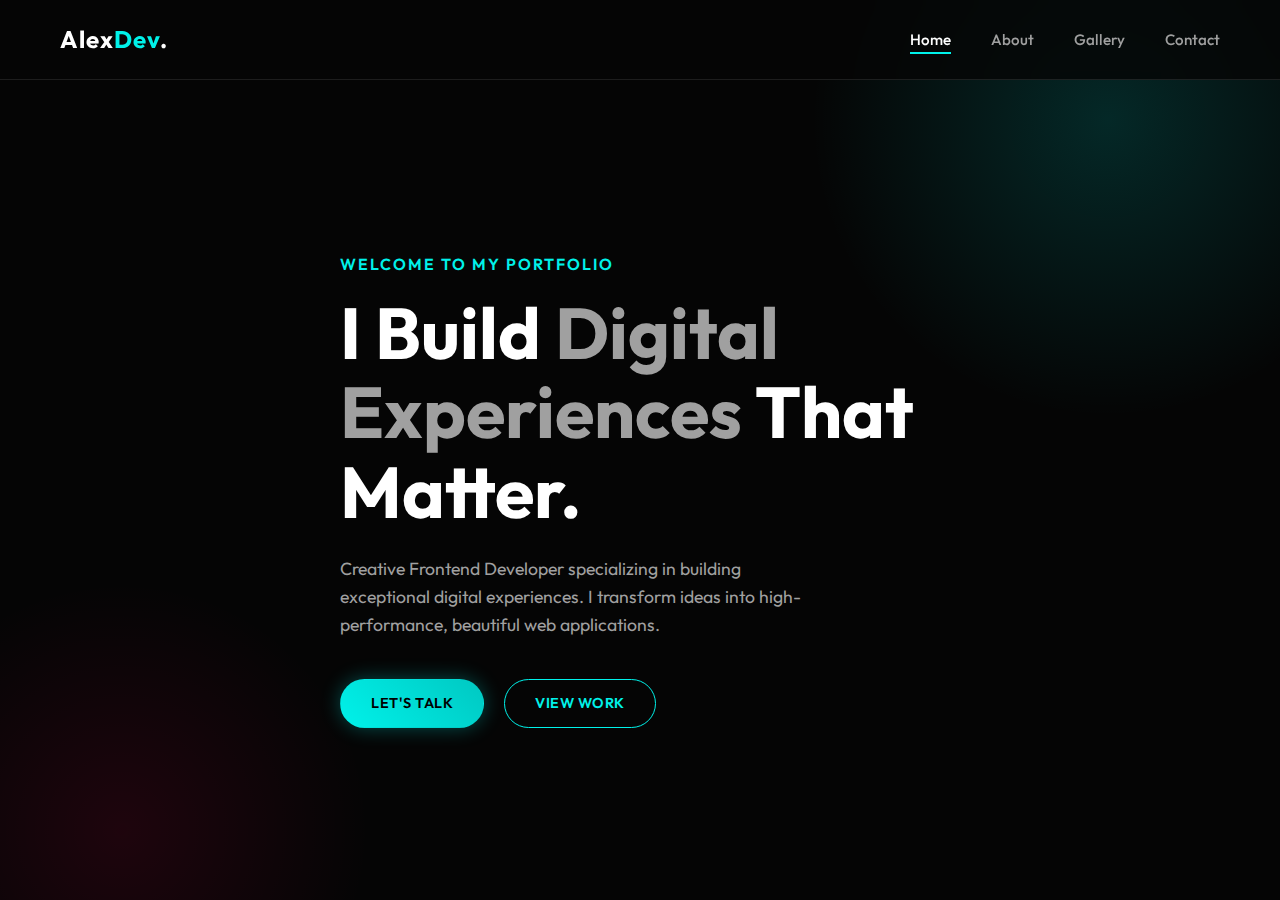
<file: index.html>
<!DOCTYPE html>
<html lang="en">

<head>
    <meta charset="UTF-8">
    <meta name="viewport" content="width=device-width, initial-scale=1.0">
    <title>AlexDev | Creative Developer Portfolio</title>
    <link rel="stylesheet" href="https://cdnjs.cloudflare.com/ajax/libs/font-awesome/6.4.0/css/all.min.css">
    <link rel="stylesheet" href="css/style.css">
</head>

<body>
    <!-- Navigation -->
    <nav class="navbar">
        <div class="container">
            <a href="index.html" class="logo">Alex<span>Dev</span>.</a>
            <ul class="nav-links">
                <li><a href="index.html" class="active">Home</a></li>
                <li><a href="about/index.html">About</a></li>
                <li><a href="gallery/index.html">Gallery</a></li>
                <li><a href="contact/index.html">Contact</a></li>
            </ul>

            <div class="hamburger">
                <span class="bar"></span>
                <span class="bar"></span>
                <span class="bar"></span>
            </div>
        </div>
    </nav>

    <!-- Hero Section -->
    <section class="hero">
        <div class="container">
            <div class="hero-content">
                <span class="hero-subtitle">Welcome to my portfolio</span>
                <h1 class="hero-title">I Build <span>Digital Experiences</span> That Matter.</h1>
                <p class="hero-description">
                    Creative Frontend Developer specializing in building exceptional digital experiences.
                    I transform ideas into high-performance, beautiful web applications.
                </p>
                <div class="hero-buttons">
                    <a href="contact/index.html" class="btn btn-primary">Let's Talk</a>
                    <a href="about/index.html" class="btn btn-outline">View Work</a>
                </div>
            </div>
        </div>
    </section>

    <script src="js/main.js"></script>
</body>

</html>
</file>
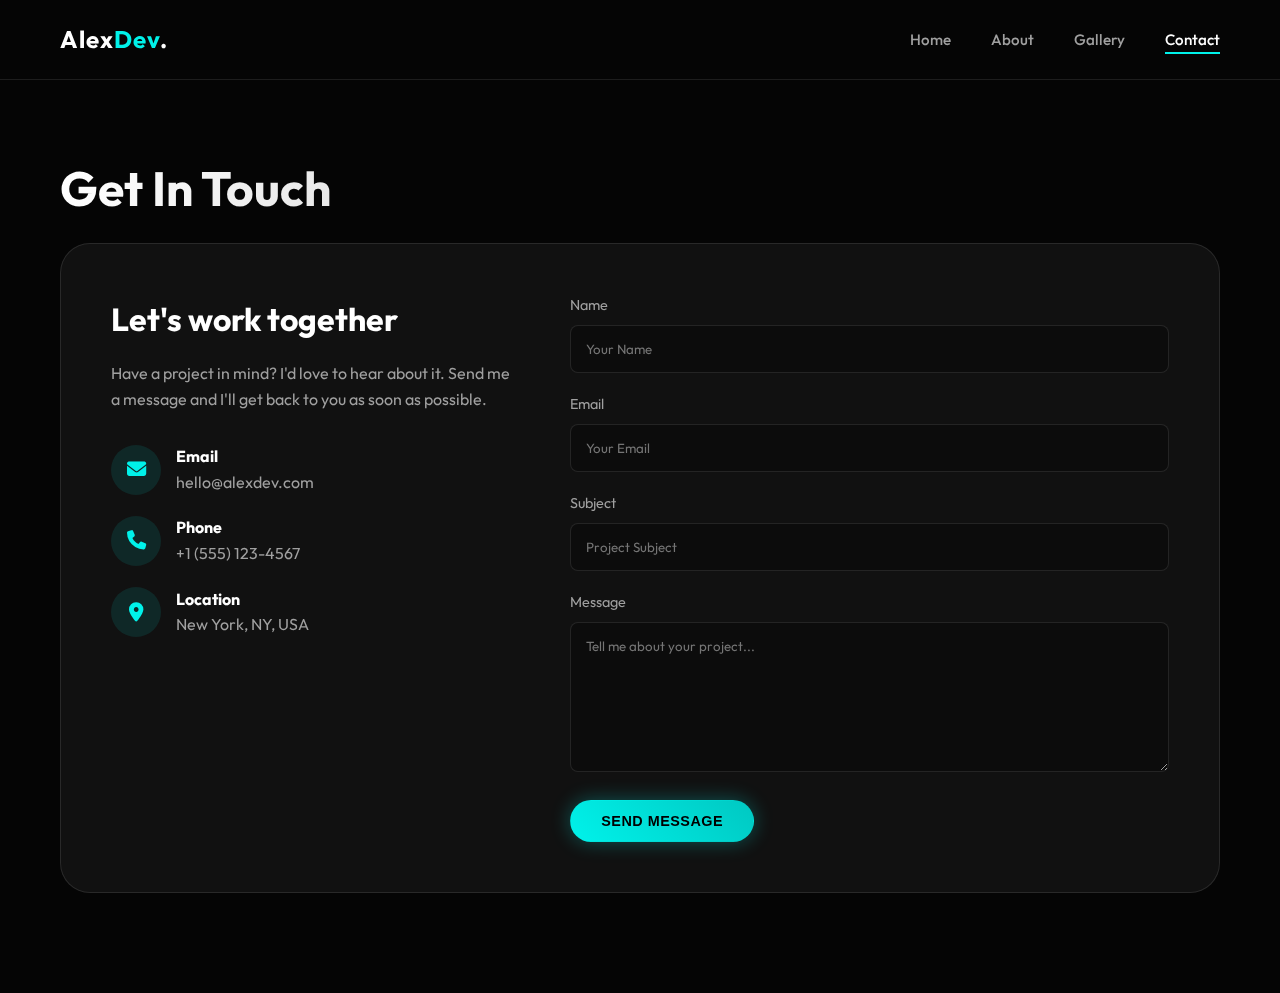
<file: contact/index.html>
<!DOCTYPE html>
<html lang="en">

<head>
    <meta charset="UTF-8">
    <meta name="viewport" content="width=device-width, initial-scale=1.0">
    <title>Contact Us | AlexDev</title>
    <link rel="stylesheet" href="https://cdnjs.cloudflare.com/ajax/libs/font-awesome/6.4.0/css/all.min.css">
    <link rel="stylesheet" href="../css/style.css">
</head>

<body>
    <!-- Navigation -->
    <nav class="navbar">
        <div class="container">
            <a href="../index.html" class="logo">Alex<span>Dev</span>.</a>
            <ul class="nav-links">
                <li><a href="../index.html">Home</a></li>
                <li><a href="../about/index.html">About</a></li>
                <li><a href="../gallery/index.html">Gallery</a></li>
                <li><a href="index.html" class="active">Contact</a></li>
            </ul>
            <div class="hamburger">
                <span class="bar"></span>
                <span class="bar"></span>
                <span class="bar"></span>
            </div>
        </div>
    </nav>

    <!-- Contact Section -->
    <section class="contact-section">
        <div class="container">
            <h2 class="section-title">Get In Touch</h2>
            <div class="contact-container">
                <div class="contact-info">
                    <h3>Let's work together</h3>
                    <p>Have a project in mind? I'd love to hear about it. Send me a message and I'll get back to you as
                        soon as possible.</p>

                    <div class="info-item">
                        <div class="info-icon">
                            <i class="fas fa-envelope"></i>
                        </div>
                        <div>
                            <h4>Email</h4>
                            <p style="margin:0; color: var(--text-muted);">hello@alexdev.com</p>
                        </div>
                    </div>

                    <div class="info-item">
                        <div class="info-icon">
                            <i class="fas fa-phone"></i>
                        </div>
                        <div>
                            <h4>Phone</h4>
                            <p style="margin:0; color: var(--text-muted);">+1 (555) 123-4567</p>
                        </div>
                    </div>

                    <div class="info-item">
                        <div class="info-icon">
                            <i class="fas fa-map-marker-alt"></i>
                        </div>
                        <div>
                            <h4>Location</h4>
                            <p style="margin:0; color: var(--text-muted);">New York, NY, USA</p>
                        </div>
                    </div>
                </div>

                <div class="contact-form">
                    <form>
                        <div class="form-group">
                            <label for="name">Name</label>
                            <input type="text" id="name" class="form-control" placeholder="Your Name">
                        </div>
                        <div class="form-group">
                            <label for="email">Email</label>
                            <input type="email" id="email" class="form-control" placeholder="Your Email">
                        </div>
                        <div class="form-group">
                            <label for="subject">Subject</label>
                            <input type="text" id="subject" class="form-control" placeholder="Project Subject">
                        </div>
                        <div class="form-group">
                            <label for="message">Message</label>
                            <textarea id="message" class="form-control"
                                placeholder="Tell me about your project..."></textarea>
                        </div>
                        <button type="submit" class="btn btn-primary">Send Message</button>
                    </form>
                </div>
            </div>
        </div>
    </section>

    <script src="../js/main.js"></script>
</body>

</html>
</file>
<file: css/style.css>
/* Global Styles & Variables */
@import url('https://fonts.googleapis.com/css2?family=Outfit:wght@300;400;600;700&display=swap');

:root {
    --bg-color: #050505;
    --card-bg: rgba(255, 255, 255, 0.05);
    --text-color: #ffffff;
    --text-muted: #a0a0a0;
    --primary-color: #00f2ea;
    --secondary-color: #ff0055;
    --glass-border: rgba(255, 255, 255, 0.1);
    --transition: all 0.3s cubic-bezier(0.4, 0, 0.2, 1);
    --container-width: 1200px;
    --nav-height: 80px;
}

* {
    margin: 0;
    padding: 0;
    box-sizing: border-box;
}

body {
    font-family: 'Outfit', sans-serif;
    background-color: var(--bg-color);
    color: var(--text-color);
    line-height: 1.6;
    overflow-x: hidden;
}

a {
    text-decoration: none;
    color: inherit;
    transition: var(--transition);
}

ul {
    list-style: none;
}

img {
    max-width: 100%;
    display: block;
}

/* Utilities */
.container {
    max-width: var(--container-width);
    margin: 0 auto;
    padding: 0 20px;
}

.btn {
    display: inline-block;
    padding: 12px 30px;
    border-radius: 50px;
    font-weight: 600;
    letter-spacing: 0.5px;
    text-transform: uppercase;
    font-size: 0.9rem;
    cursor: pointer;
    border: 1px solid transparent;
    transition: var(--transition);
}

.btn-primary {
    background: linear-gradient(45deg, var(--primary-color), #00c8c2);
    color: #000;
    box-shadow: 0 0 20px rgba(0, 242, 234, 0.3);
}

.btn-primary:hover {
    transform: translateY(-2px);
    box-shadow: 0 0 30px rgba(0, 242, 234, 0.5);
}

.btn-outline {
    background: transparent;
    border-color: var(--primary-color);
    color: var(--primary-color);
}

.btn-outline:hover {
    background: rgba(0, 242, 234, 0.1);
    transform: translateY(-2px);
}

.section-title {
    font-size: 3rem;
    font-weight: 700;
    margin-bottom: 1rem;
    background: linear-gradient(to right, #fff, var(--text-muted));
    -webkit-background-clip: text;
    -webkit-text-fill-color: transparent;
}

/* Navigation */
.navbar {
    height: var(--nav-height);
    display: flex;
    align-items: center;
    position: fixed;
    top: 0;
    left: 0;
    width: 100%;
    z-index: 1000;
    background: rgba(5, 5, 5, 0.8);
    backdrop-filter: blur(10px);
    border-bottom: 1px solid var(--glass-border);
}

.navbar .container {
    display: flex;
    justify-content: space-between;
    align-items: center;
    width: 100%;
}

.logo {
    font-size: 1.5rem;
    font-weight: 700;
    color: var(--text-color);
    letter-spacing: 1px;
}

.logo span {
    color: var(--primary-color);
}

.nav-links {
    display: flex;
    gap: 40px;
}

.nav-links a {
    font-size: 0.95rem;
    font-weight: 500;
    color: var(--text-muted);
    position: relative;
}

.nav-links a:hover,
.nav-links a.active {
    color: var(--text-color);
}

.nav-links a::after {
    content: '';
    position: absolute;
    bottom: -5px;
    left: 0;
    width: 0;
    height: 2px;
    background: var(--primary-color);
    transition: var(--transition);
}

.nav-links a:hover::after,
.nav-links a.active::after {
    width: 100%;
}

.hamburger {
    display: none;
    cursor: pointer;
}

.bar {
    display: block;
    width: 25px;
    height: 3px;
    margin: 5px auto;
    transition: all 0.3s ease-in-out;
    background-color: var(--text-color);
}

/* Hero Section */
.hero {
    height: 100vh;
    display: flex;
    align-items: center;
    position: relative;
    padding-top: var(--nav-height);
    overflow: hidden;
}

.hero::before {
    content: '';
    position: absolute;
    top: -20%;
    right: -10%;
    width: 600px;
    height: 600px;
    background: radial-gradient(circle, rgba(0, 242, 234, 0.15) 0%, rgba(0, 0, 0, 0) 70%);
    border-radius: 50%;
    z-index: -1;
}

.hero::after {
    content: '';
    position: absolute;
    bottom: -20%;
    left: -10%;
    width: 500px;
    height: 500px;
    background: radial-gradient(circle, rgba(255, 0, 85, 0.1) 0%, rgba(0, 0, 0, 0) 70%);
    border-radius: 50%;
    z-index: -1;
}

.hero-content {
    max-width: 600px;
}

.hero-subtitle {
    color: var(--primary-color);
    font-weight: 600;
    margin-bottom: 1rem;
    display: block;
    letter-spacing: 2px;
    text-transform: uppercase;
}

.hero-title {
    font-size: 4.5rem;
    line-height: 1.1;
    margin-bottom: 1.5rem;
    font-weight: 700;
}

.hero-title span {
    color: var(--text-muted);
}

.hero-description {
    font-size: 1.1rem;
    color: var(--text-muted);
    margin-bottom: 2.5rem;
    max-width: 480px;
}

.hero-buttons {
    display: flex;
    gap: 20px;
}

/* About Page Styles */
.about-section {
    padding: 150px 0 100px;
    min-height: 100vh;
}

.about-grid {
    display: grid;
    grid-template-columns: 1fr 1fr;
    gap: 60px;
    align-items: center;
}

.about-image {
    position: relative;
    border-radius: 20px;
    overflow: hidden;
    aspect-ratio: 1/1;
    background: var(--card-bg);
    border: 1px solid var(--glass-border);
}

.about-image img {
    width: 100%;
    height: 100%;
    object-fit: cover;
    opacity: 0.8;
    transition: var(--transition);
}

.about-image:hover img {
    opacity: 1;
    transform: scale(1.05);
}

.skills-grid {
    display: grid;
    grid-template-columns: repeat(auto-fit, minmax(120px, 1fr));
    gap: 20px;
    margin-top: 30px;
}

.skill-card {
    background: var(--card-bg);
    border: 1px solid var(--glass-border);
    padding: 20px;
    border-radius: 12px;
    text-align: center;
    transition: var(--transition);
}

.skill-card:hover {
    transform: translateY(-5px);
    border-color: var(--primary-color);
    box-shadow: 0 10px 30px rgba(0, 0, 0, 0.2);
}

.skill-card i {
    font-size: 2rem;
    color: var(--primary-color);
    margin-bottom: 10px;
}

/* Contact Page Styles */
.contact-section {
    padding: 150px 0 100px;
    min-height: 100vh;
}

.contact-container {
    display: grid;
    grid-template-columns: 1fr 1.5fr;
    gap: 60px;
    background: var(--card-bg);
    border: 1px solid var(--glass-border);
    border-radius: 30px;
    padding: 50px;
    backdrop-filter: blur(20px);
}

.contact-info h3 {
    font-size: 2rem;
    margin-bottom: 1rem;
}

.contact-info p {
    color: var(--text-muted);
    margin-bottom: 2rem;
}

.info-item {
    display: flex;
    align-items: center;
    gap: 15px;
    margin-bottom: 20px;
}

.info-icon {
    width: 50px;
    height: 50px;
    border-radius: 50%;
    background: rgba(0, 242, 234, 0.1);
    display: flex;
    align-items: center;
    justify-content: center;
    color: var(--primary-color);
    font-size: 1.2rem;
}

.form-group {
    margin-bottom: 20px;
}

.form-group label {
    display: block;
    margin-bottom: 8px;
    color: var(--text-muted);
    font-size: 0.9rem;
}

.form-control {
    width: 100%;
    padding: 15px;
    background: rgba(0, 0, 0, 0.3);
    border: 1px solid var(--glass-border);
    border-radius: 8px;
    color: var(--text-color);
    font-family: inherit;
    transition: var(--transition);
}

.form-control:focus {
    outline: none;
    border-color: var(--primary-color);
    background: rgba(0, 0, 0, 0.5);
}

textarea.form-control {
    min-height: 150px;
    resize: vertical;
}

/* Footer */
footer {
    padding: 40px 0;
    text-align: center;
    border-top: 1px solid var(--glass-border);
    color: var(--text-muted);
    font-size: 0.9rem;
}

/* Responsive */
@media (max-width: 768px) {
    .section-title {
        font-size: 2.5rem;
    }

    .hero-title {
        font-size: 3rem;
    }

    .hamburger {
        display: block;
    }

    .hamburger.active .bar:nth-child(2) {
        opacity: 0;
    }

    .hamburger.active .bar:nth-child(1) {
        transform: translateY(8px) rotate(45deg);
    }

    .hamburger.active .bar:nth-child(3) {
        transform: translateY(-8px) rotate(-45deg);
    }

    .nav-links {
        position: fixed;
        left: -100%;
        top: var(--nav-height);
        gap: 0;
        flex-direction: column;
        background-color: var(--bg-color);
        width: 100%;
        text-align: center;
        transition: 0.3s;
        border-bottom: 1px solid var(--glass-border);
    }

    .nav-links.active {
        left: 0;
    }

    .nav-links a {
        padding: 20px 0;
        display: block;
        width: 100%;
    }

    .about-grid,
    .contact-container {
        grid-template-columns: 1fr;
    }

    .contact-container {
        padding: 30px;
    }
}

/* Gallery Page Styles */
.gallery-section {
    padding: 150px 0 100px;
    min-height: 100vh;
}

.gallery-grid {
    display: grid;
    grid-template-columns: repeat(auto-fill, minmax(300px, 1fr));
    gap: 20px;
    padding: 20px 0;
}

.gallery-item {
    position: relative;
    border-radius: 15px;
    overflow: hidden;
    aspect-ratio: 4/3;
    cursor: pointer;
    border: 1px solid var(--glass-border);
    background: var(--card-bg);
}

.gallery-item img {
    width: 100%;
    height: 100%;
    object-fit: cover;
    transition: transform 0.5s ease;
}

.gallery-item:hover img {
    transform: scale(1.1);
}

.gallery-overlay {
    position: absolute;
    top: 0;
    left: 0;
    width: 100%;
    height: 100%;
    background: linear-gradient(to top, rgba(0, 0, 0, 0.8), transparent);
    opacity: 0;
    transition: opacity 0.3s ease;
    display: flex;
    flex-direction: column;
    justify-content: flex-end;
    padding: 20px;
}

.gallery-item:hover .gallery-overlay {
    opacity: 1;
}

.gallery-title {
    color: #fff;
    font-size: 1.2rem;
    font-weight: 600;
    transform: translateY(20px);
    transition: transform 0.3s ease;
}

.gallery-category {
    color: var(--primary-color);
    font-size: 0.9rem;
    text-transform: uppercase;
    letter-spacing: 1px;
    transform: translateY(20px);
    transition: transform 0.3s ease 0.1s;
}

.gallery-item:hover .gallery-title,
.gallery-item:hover .gallery-category {
    transform: translateY(0);
}
</file>
